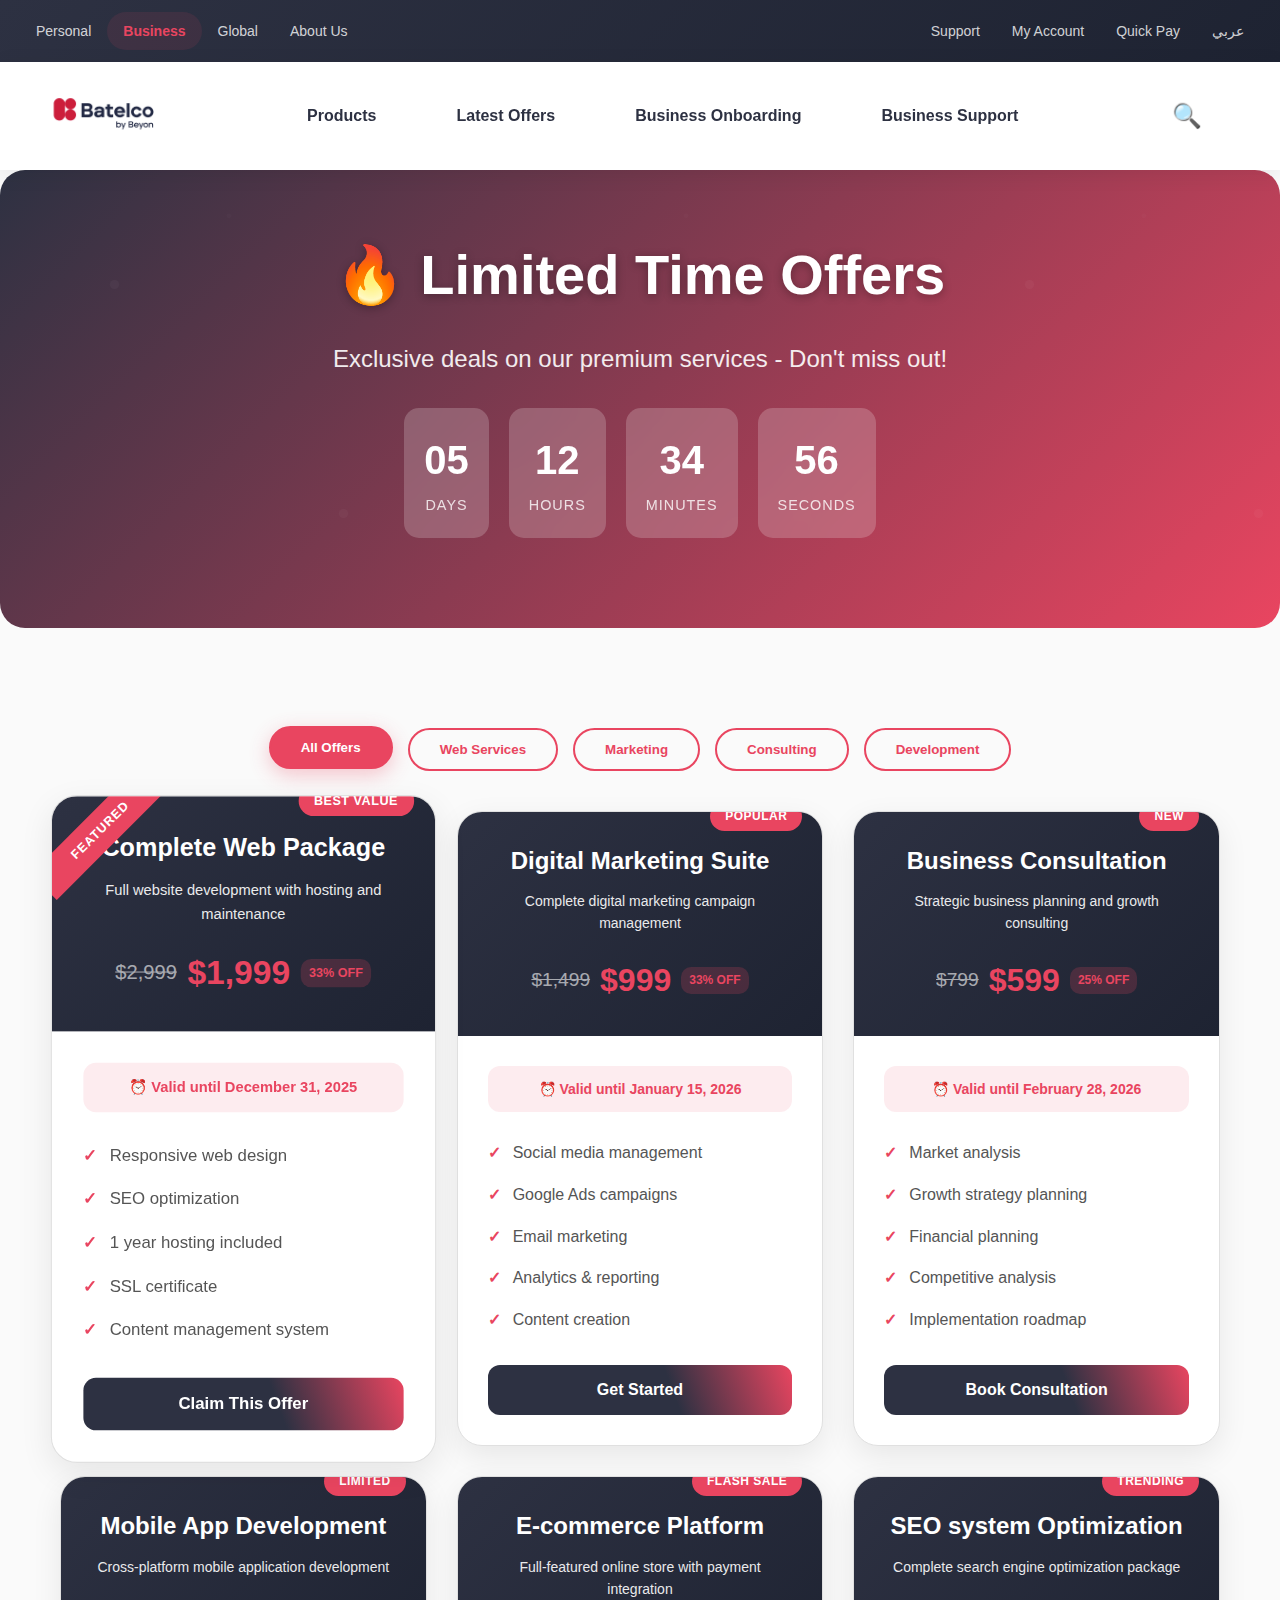
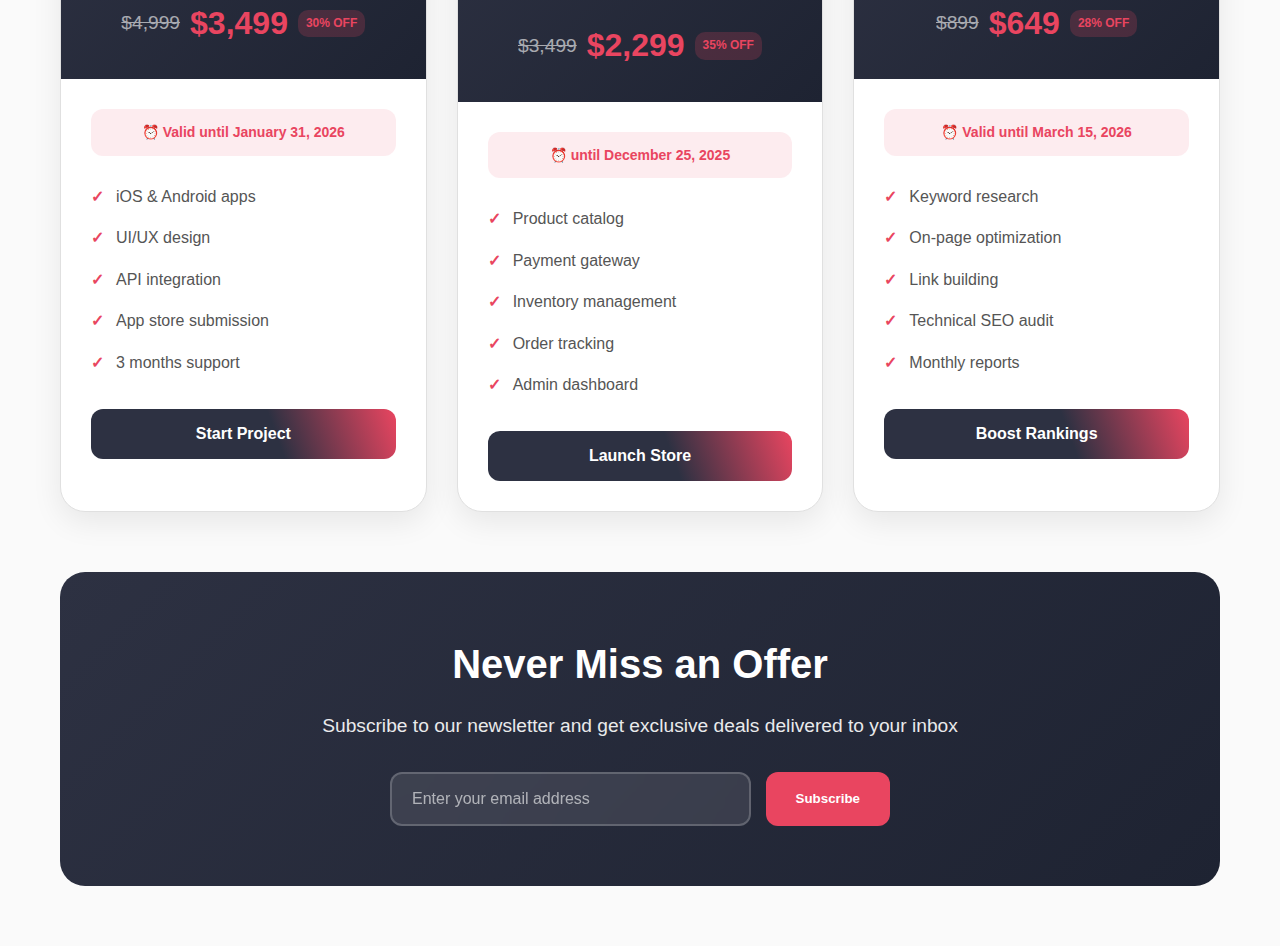
<file: latest_offers.html>
<!DOCTYPE html>
<html lang="en">

<head>
  <meta charset="UTF-8">
  <meta name="viewport" content="width=device-width, initial-scale=1.0">
  <title>Latest Offers - Premium Services</title>
  <style>
    * {
      margin: 0;
      padding: 0;
      box-sizing: border-box;
      font-family: 'Segoe UI', Tahoma, Geneva, Verdana, sans-serif;
    }

    body {
      background-color: #fafafa;
      line-height: 1.6;
    }

    /* Top navigation */
    .top-nav {
      background: linear-gradient(135deg, #2d3142 0%, #1e2332 100%);
      color: white;
      padding: 12px 0;
      display: flex;
      justify-content: space-between;
      box-shadow: 0 2px 10px rgba(0, 0, 0, 0.1);
    }

    .top-nav-links {
      display: flex;
      margin-left: 20px;
      align-items: center;
    }

    .top-nav-links a {
      color: rgba(255, 255, 255, 0.8);
      text-decoration: none;
      padding: 8px 16px;
      font-size: 14px;
      border-radius: 20px;
      transition: all 0.3s ease;
    }

    .top-nav-links a:hover {
      color: white;
      background-color: rgba(255, 255, 255, 0.1);
      transform: translateY(-1px);
    }

    .top-nav-links a.active {
      font-weight: 600;
      color: #e94560;
      background-color: rgba(233, 69, 96, 0.1);
    }

    .top-nav-utility {
      display: flex;
      margin-right: 20px;
      align-items: center;
    }

    .top-nav-utility a {
      color: rgba(255, 255, 255, 0.8);
      text-decoration: none;
      padding: 8px 16px;
      font-size: 14px;
      border-radius: 20px;
      transition: all 0.3s ease;
    }

    .top-nav-utility a:hover {
      color: white;
      background-color: rgba(255, 255, 255, 0.1);
      transform: translateY(-1px);
    }

    /* Main navigation */
    .main-nav {
      display: flex;
      align-items: center;
      justify-content: space-between;
      padding: 20px 40px;
      background: white;
      box-shadow: 0 4px 20px rgba(0, 0, 0, 0.08);
      position: sticky;
      top: 0;
      z-index: 100;
    }

    .logo {
      display: flex;
      align-items: center;
    }

    .logo img {
      height: 60px;
      transition: transform 0.3s ease;
    }

    .logo img:hover {
      transform: scale(1.05);
    }

    .main-nav-links {
      display: flex;
      align-items: center;
      gap: 40px;
    }

    .main-nav-links a {
      color: #2d3142;
      text-decoration: none;
      padding: 0px 20px;
      font-weight: 600;
      border-radius: 25px;
      transition: all 0.3s ease;
    }

    .main-nav-links a:hover {
      color: #e94560;
      background-color: rgba(233, 69, 96, 0.1);
      transform: translateY(-2px);
    }

    .main-nav-links a.active {
      color: #e94560;
      background-color: rgba(233, 69, 96, 0.1);
    }

    .search-icon {
      margin-right: 20px;
      font-size: 24px;
      cursor: pointer;
      padding: 10px 18px;
      border-radius: 50%;
      transition: all 0.3s ease;
      color: #2d3142;
    }

    .search-icon:hover {
      background-color: #f0f0f0;
      transform: scale(1.2);
    }

    /* Hero Section */
    .hero-section {
      background: linear-gradient(135deg, #2d3142 0%, #e94560 100%);
      color: white;
      padding: 80px 40px;
      text-align: center;
      position: relative;
      overflow: hidden;
    }

    .hero-section::before {
      content: '';
      position: absolute;
      top: 0;
      left: 0;
      right: 0;
      bottom: 0;
      background: url('data:image/svg+xml,<svg xmlns="http://www.w3.org/2000/svg" viewBox="0 0 100 100"><defs><pattern id="grain" width="100" height="100" patternUnits="userSpaceOnUse"><circle cx="25" cy="25" r="1" fill="rgba(255,255,255,0.1)"/><circle cx="75" cy="75" r="1" fill="rgba(255,255,255,0.1)"/><circle cx="50" cy="10" r="0.5" fill="rgba(255,255,255,0.05)"/></pattern></defs><rect width="100" height="100" fill="url(%23grain)"/></svg>');
      opacity: 0.3;
    }

    .hero-content {
      position: relative;
      z-index: 2;
      max-width: 800px;
      margin: 0 auto;
    }

    .hero-title {
      font-size: 3.5rem;
      font-weight: 700;
      margin-bottom: 20px;
      text-shadow: 0 2px 10px rgba(0, 0, 0, 0.3);
      animation: slideDown 0.8s ease;
    }

    .hero-subtitle {
      font-size: 1.3rem;
      margin-bottom: 30px;
      opacity: 0.9;
      animation: slideUp 0.8s ease 0.2s both;
    }

    .countdown-timer {
      display: flex;
      justify-content: center;
      gap: 20px;
      margin: 30px 0;
      animation: fadeIn 0.8s ease 0.4s both;
    }

    .countdown-item {
      background: rgba(255, 255, 255, 0.2);
      padding: 20px;
      border-radius: 15px;
      text-align: center;
      backdrop-filter: blur(10px);
    }

    .countdown-number {
      font-size: 2.5rem;
      font-weight: 700;
      display: block;
    }

    .countdown-label {
      font-size: 0.9rem;
      opacity: 0.8;
      text-transform: uppercase;
      letter-spacing: 1px;
    }

    /* Animations */
    @keyframes slideDown {
      from {
        transform: translateY(-50px);
        opacity: 0;
      }

      to {
        transform: translateY(0);
        opacity: 1;
      }
    }

    @keyframes slideUp {
      from {
        transform: translateY(50px);
        opacity: 0;
      }

      to {
        transform: translateY(0);
        opacity: 1;
      }
    }

    @keyframes fadeIn {
      from {
        opacity: 0;
      }

      to {
        opacity: 1;
      }
    }

    /* Main Content */
    main {
      padding: 60px 20px;
      max-width: 1200px;
      margin: 0 auto;
    }

    /* Offer Categories */
    .offer-categories {
      display: flex;
      justify-content: center;
      gap: 15px;
      margin-bottom: 40px;
      flex-wrap: wrap;
    }

    .category-btn {
      padding: 12px 30px;
      border: 2px solid #e94560;
      background: transparent;
      color: #e94560;
      font-weight: 600;
      border-radius: 25px;
      cursor: pointer;
      transition: all 0.3s ease;
      position: relative;
      overflow: hidden;
    }

    .category-btn::before {
      content: '';
      position: absolute;
      top: 0;
      left: -100%;
      width: 100%;
      height: 100%;
      background: linear-gradient(90deg, transparent, rgba(233, 69, 96, 0.1), transparent);
      transition: left 0.5s;
    }

    .category-btn:hover::before {
      left: 100%;
    }

    .category-btn:hover,
    .category-btn.active {
      background: #e94560;
      color: white;
      transform: translateY(-2px);
      box-shadow: 0 6px 20px rgba(233, 69, 96, 0.3);
    }

    /* Offers Grid */
    .offers-grid {
      display: grid;
      grid-template-columns: repeat(auto-fit, minmax(350px, 1fr));
      gap: 30px;
      margin-bottom: 60px;
    }

    .offer-card {
      background: white;
      border-radius: 25px;
      overflow: hidden;
      box-shadow: 0 10px 30px rgba(0, 0, 0, 0.08);
      transition: all 0.3s ease;
      position: relative;
      border: 1px solid #e0e0e0;
    }

    .offer-card::before {
      content: '';
      position: absolute;
      top: 0;
      left: 0;
      right: 0;
      height: 4px;
      background: linear-gradient(135deg, #e94560 0%, #ff6b8a 100%);
      transform: scaleX(0);
      transition: transform 0.3s ease;
    }

    .offer-card:hover::before {
      transform: scaleX(1);
    }

    .offer-card:hover {
      transform: translateY(-10px);
      box-shadow: 0 20px 40px rgba(0, 0, 0, 0.15);
    }
    .offer-card {
  opacity: 1;
  transition: opacity 0.3s ease, transform 0.3s ease;
}

.offer-card.hidden {
  opacity: 0;
  transform: scale(0.98);
  pointer-events: none;
}


    .offer-header {
      position: relative;
      padding: 30px;
      background: linear-gradient(135deg, #2d3142 0%, #1e2332 100%);
      color: white;
      text-align: center;
    }

    .offer-badge {
      position: absolute;
      top: -10px;
      right: 20px;
      background: #e94560;
      color: white;
      padding: 5px 15px;
      border-radius: 20px;
      font-size: 12px;
      font-weight: 600;
      text-transform: uppercase;
      letter-spacing: 0.5px;
    }

    .offer-title {
      font-size: 1.5rem;
      font-weight: 700;
      margin-bottom: 10px;
    }

    .offer-description {
      opacity: 0.9;
      font-size: 14px;
      margin-bottom: 20px;
    }

    .offer-price {
      display: flex;
      align-items: center;
      justify-content: center;
      gap: 10px;
    }

    .original-price {
      font-size: 1.2rem;
      text-decoration: line-through;
      opacity: 0.6;
    }

    .discounted-price {
      font-size: 2rem;
      font-weight: 700;
      color: #e94560;
    }

    .discount-percentage {
      background: rgba(233, 69, 96, 0.2);
      color: #e94560;
      padding: 4px 8px;
      border-radius: 10px;
      font-size: 12px;
      font-weight: 600;
    }

    .offer-content {
      padding: 30px;
    }

    .offer-features {
      list-style: none;
      margin-bottom: 25px;
    }

    .offer-features li {
      padding: 8px 0;
      color: #555;
      position: relative;
      padding-left: 25px;
    }

    .offer-features li::before {
      content: '✓';
      position: absolute;
      left: 0;
      color: #e94560;
      font-weight: bold;
    }

    .offer-validity {
      background: rgba(233, 69, 96, 0.1);
      color: #e94560;
      padding: 12px;
      border-radius: 12px;
      text-align: center;
      font-weight: 600;
      margin-bottom: 20px;
      font-size: 14px;
    }

    .offer-btn {
      width: 100%;
      background: linear-gradient(70deg, #2d3142 60%, #e94560 100%);
      color: white;
      border: none;
      padding: 16px;
      border-radius: 12px;
      font-weight: 600;
      font-size: 16px;
      cursor: pointer;
      transition: all 0.3s ease;
      position: relative;
      overflow: hidden;
    }

    .offer-btn::before {
      content: '';
      position: absolute;
      top: 0;
      left: -100%;
      width: 100%;
      height: 100%;
      background: linear-gradient(90deg, transparent, rgba(255, 255, 255, 0.2), transparent);
      transition: left 0.5s;
    }

    .offer-btn:hover::before {
      left: 100%;
    }

    .offer-btn:hover {
      transform: translateY(-2px);
      box-shadow: 0 6px 20px rgba(233, 69, 96, 0.3);
    }

    /* Featured Offer */
    .featured-offer {
      position: relative;
      transform: scale(1.05);
      z-index: 2;
    }

    .featured-offer::after {
      content: 'FEATURED';
      position: absolute;
      top: 15px;
      left: -30px;
      background: #e94560;
      color: white;
      padding: 8px 40px;
      font-size: 12px;
      font-weight: 600;
      transform: rotate(-45deg);
      letter-spacing: 1px;
    }

    /* Newsletter Section */
    .newsletter-section {
      background: linear-gradient(135deg, #2d3142 0%, #1e2332 100%);
      color: white;
      padding: 60px 40px;
      border-radius: 25px;
      text-align: center;
      margin-top: 60px;
    }

    .newsletter-title {
      font-size: 2.5rem;
      font-weight: 700;
      margin-bottom: 15px;
    }

    .newsletter-description {
      font-size: 1.2rem;
      margin-bottom: 30px;
      opacity: 0.9;
    }

    .newsletter-form {
      display: flex;
      max-width: 500px;
      margin: 0 auto;
      gap: 15px;
    }

    .newsletter-input {
      flex: 1;
      padding: 16px 20px;
      border: 2px solid rgba(255, 255, 255, 0.2);
      border-radius: 12px;
      background: rgba(255, 255, 255, 0.1);
      color: white;
      font-size: 16px;
      backdrop-filter: blur(10px);
    }

    .newsletter-input::placeholder {
      color: rgba(255, 255, 255, 0.6);
    }

    .newsletter-input:focus {
      outline: none;
      border-color: #e94560;
      box-shadow: 0 0 20px rgba(233, 69, 96, 0.3);
    }

    .newsletter-btn {
      padding: 16px 30px;
      background: #e94560;
      color: white;
      border: none;
      border-radius: 12px;
      font-weight: 600;
      cursor: pointer;
      transition: all 0.3s ease;
    }

    .newsletter-btn:hover {
      background: #d63853;
      transform: translateY(-2px);
      box-shadow: 0 6px 20px rgba(233, 69, 96, 0.4);
    }

    /* Responsive */
    @media (max-width: 768px) {
      .hero-title {
        font-size: 2.5rem;
      }

      .countdown-timer {
        flex-wrap: wrap;
        gap: 15px;
      }

      .countdown-item {
        padding: 15px;
      }

      .countdown-number {
        font-size: 2rem;
      }

      .offers-grid {
        grid-template-columns: 1fr;
      }

      .newsletter-form {
        flex-direction: column;
      }

      .main-nav {
        padding: 15px 20px;
      }

      .main-nav-links {
        gap: 20px;
      }

      .offer-categories {
        gap: 10px;
      }

      .category-btn {
        padding: 10px 20px;
        font-size: 14px;
      }
    }

    @media (max-width: 480px) {
      .top-nav {
        flex-direction: column;
        gap: 10px;
        padding: 15px;
      }

      .top-nav-links,
      .top-nav-utility {
        margin: 0;
        justify-content: center;
      }

      .hero-section {
        padding: 60px 20px;
      }

      .hero-title {
        font-size: 2rem;
      }

      .newsletter-section {
        padding: 40px 20px;
      }

      .newsletter-title {
        font-size: 2rem;
      }
    }
  </style>
   <link rel="stylesheet" href="/styles.css" />
  <link href="https://fonts.googleapis.com/css2?family=Cairo&display=swap" rel="stylesheet">
</head>

<body>
 <body>
  <!-- Top Navigation -->
  <nav class="top-nav">
    <div class="top-nav-links">
      <a href="#" data-i18n="personal">Personal</a>
      <a href="#" class="active" data-i18n="business">Business</a>
      <a href="#" data-i18n="global">Global</a>
      <a href="#" data-i18n="about">About Us</a>
    </div>
    <div class="top-nav-utility">
      <a href="#" data-i18n="support">Support</a>
      <a href="#" data-i18n="account">My Account</a>
      <a href="#" data-i18n="quickpay">Quick Pay</a>
      <a href="#" id="lang-btn" onclick="toggleLanguage(); return false;">عربي</a>

    </div>
  </nav>

  <!-- Main Navigation -->
  <nav class="main-nav">
    <div class="logo">
       <a href="landing_page.html" id="productsTab"><img src="images/batelco_logo.png" alt="Batelco Logo" /></a>  
      </div>
    <div class="main-nav-links">
      <div class="dropdown-container">
        <a href="products.html" id="productsTab" data-i18n="products">Products</a>
        <div id="productDropdown" class="dropdown hidden">
          <ul id="families" class="dropdown-families"></ul>
          <div id="subItems" class="dropdown-subitems"></div>
        </div>
      </div>
      <a href="#" data-i18n="latest_offers">Latest Offers</a>
      <a href="business_onboarding.html" data-i18n="onboarding">Business Onboarding</a>
      <a href="#" data-i18n="business_support">Business Support</a>
    </div>
    <div class="search-icon" id="searchIcon">🔍</div>
  </nav>
  <!-- Hero Section with Countdown -->
  <section class="hero-section">
    <div class="hero-content">
      <h1 class="hero-title">🔥 Limited Time Offers</h1>
      <p class="hero-subtitle">Exclusive deals on our premium services - Don't miss out!</p>

      <div class="countdown-timer">
        <div class="countdown-item">
          <span class="countdown-number" id="days">05</span>
          <span class="countdown-label">Days</span>
        </div>
        <div class="countdown-item">
          <span class="countdown-number" id="hours">12</span>
          <span class="countdown-label">Hours</span>
        </div>
        <div class="countdown-item">
          <span class="countdown-number" id="minutes">34</span>
          <span class="countdown-label">Minutes</span>
        </div>
        <div class="countdown-item">
          <span class="countdown-number" id="seconds">56</span>
          <span class="countdown-label">Seconds</span>
        </div>
      </div>
    </div>
  </section>

  <!-- Main Content -->
  <main>
    <!-- Offer Categories -->
    <div class="offer-categories">
      <button class="category-btn active" data-category="all">All Offers</button>
      <button class="category-btn" data-category="web">Web Services</button>
      <button class="category-btn" data-category="marketing">Marketing</button>
      <button class="category-btn" data-category="consulting">Consulting</button>
      <button class="category-btn" data-category="development">Development</button>
    </div>

    <!-- Offers Grid -->
    <div class="offers-grid">
      <!-- Featured Offer -->
      <div class="offer-card featured-offer" data-category="web">
        <div class="offer-header">
          <div class="offer-badge">Best Value</div>
          <h3 class="offer-title">Complete Web Package</h3>
          <p class="offer-description">Full website development with hosting and maintenance</p>
          <div class="offer-price">
            <span class="original-price">$2,999</span>
            <span class="discounted-price">$1,999</span>
            <span class="discount-percentage">33% OFF</span>
          </div>
        </div>
        <div class="offer-content">
          <div class="offer-validity">⏰ Valid until December 31, 2025</div>
          <ul class="offer-features">
            <li>Responsive web design</li>
            <li>SEO optimization</li>
            <li>1 year hosting included</li>
            <li>SSL certificate</li>
            <li>Content management system</li>
          </ul>
          <button class="offer-btn">Claim This Offer</button>
        </div>
      </div>

      <!-- Regular Offers -->
      <div class="offer-card" data-category="marketing">
        <div class="offer-header">
          <div class="offer-badge">Popular</div>
          <h3 class="offer-title">Digital Marketing Suite</h3>
          <p class="offer-description">Complete digital marketing campaign management</p>
          <div class="offer-price">
            <span class="original-price">$1,499</span>
            <span class="discounted-price">$999</span>
            <span class="discount-percentage">33% OFF</span>
          </div>
        </div>
        <div class="offer-content">
          <div class="offer-validity">⏰ Valid until January 15, 2026</div>
          <ul class="offer-features">
            <li>Social media management</li>
            <li>Google Ads campaigns</li>
            <li>Email marketing</li>
            <li>Analytics & reporting</li>
            <li>Content creation</li>
          </ul>
          <button class="offer-btn">Get Started</button>
        </div>
      </div>

      <div class="offer-card" data-category="consulting">
        <div class="offer-header">
          <div class="offer-badge">New</div>
          <h3 class="offer-title">Business Consultation</h3>
          <p class="offer-description">Strategic business planning and growth consulting</p>
          <div class="offer-price">
            <span class="original-price">$799</span>
            <span class="discounted-price">$599</span>
            <span class="discount-percentage">25% OFF</span>
          </div>
        </div>
        <div class="offer-content">
          <div class="offer-validity">⏰ Valid until February 28, 2026</div>
          <ul class="offer-features">
            <li>Market analysis</li>
            <li>Growth strategy planning</li>
            <li>Financial planning</li>
            <li>Competitive analysis</li>
            <li>Implementation roadmap</li>
          </ul>
          <button class="offer-btn">Book Consultation</button>
        </div>
      </div>

      <div class="offer-card" data-category="development">
        <div class="offer-header">
          <div class="offer-badge">Limited</div>
          <h3 class="offer-title">Mobile App Development</h3>
          <p class="offer-description">Cross-platform mobile application development</p>
          <div class="offer-price">
            <span class="original-price">$4,999</span>
            <span class="discounted-price">$3,499</span>
            <span class="discount-percentage">30% OFF</span>
          </div>
        </div>
        <div class="offer-content">
          <div class="offer-validity">⏰ Valid until January 31, 2026</div>
          <ul class="offer-features">
            <li>iOS & Android apps</li>
            <li>UI/UX design</li>
            <li>API integration</li>
            <li>App store submission</li>
            <li>3 months support</li>
          </ul>
          <button class="offer-btn">Start Project</button>
        </div>
      </div>

      <div class="offer-card" data-category="web">
        <div class="offer-header">
          <div class="offer-badge">Flash Sale</div>
          <h3 class="offer-title">E-commerce Platform</h3>
          <p class="offer-description">Full-featured online store with payment integration</p>
          <div class="offer-price">
            <span class="original-price">$3,499</span>
            <span class="discounted-price">$2,299</span>
            <span class="discount-percentage">35% OFF</span>
          </div>
        </div>
        <div class="offer-content">
          <div class="offer-validity">⏰ until December 25, 2025</div>
          <ul class="offer-features">
            <li>Product catalog</li>
            <li>Payment gateway</li>
            <li>Inventory management</li>
            <li>Order tracking</li>
            <li>Admin dashboard</li>
          </ul>
          <button class="offer-btn">Launch Store</button>
        </div>
      </div>

      <div class="offer-card" data-category="marketing">
        <div class="offer-header">
          <div class="offer-badge">Trending</div>
          <h3 class="offer-title">SEO system Optimization</h3>
          <p class="offer-description">Complete search engine optimization package</p>
          <div class="offer-price">
            <span class="original-price">$899</span>
            <span class="discounted-price">$649</span>
            <span class="discount-percentage">28% OFF</span>
          </div>
        </div>
        <div class="offer-content">
          <div class="offer-validity">⏰ Valid until March 15, 2026</div>
          <ul class="offer-features">
            <li>Keyword research</li>
            <li>On-page optimization</li>
            <li>Link building</li>
            <li>Technical SEO audit</li>
            <li>Monthly reports</li>
          </ul>
          <button class="offer-btn">Boost Rankings</button>
        </div>
      </div>
    </div>

    <!-- Newsletter Section -->
    <section class="newsletter-section">
      <h2 class="newsletter-title">Never Miss an Offer</h2>
      <p class="newsletter-description">Subscribe to our newsletter and get exclusive deals delivered to your inbox</p>
      <form class="newsletter-form">
        <input type="email" class="newsletter-input" placeholder="Enter your email address" required>
        <button type="submit" class="newsletter-btn">Subscribe</button>
      </form>
    </section>
  </main>

<script>
  // Countdown Timer
  function updateCountdown() {
    const targetDate = new Date('2026-01-01T00:00:00');
    const now = new Date();
    const timeDiff = targetDate - now;

    if (timeDiff > 0) {
      const days = Math.floor(timeDiff / (1000 * 60 * 60 * 24));
      const hours = Math.floor((timeDiff % (1000 * 60 * 60 * 24)) / (1000 * 60 * 60));
      const minutes = Math.floor((timeDiff % (1000 * 60 * 60)) / (1000 * 60));
      const seconds = Math.floor((timeDiff % (1000 * 60)) / 1000);

      document.getElementById('days').textContent = days.toString().padStart(2, '0');
      document.getElementById('hours').textContent = hours.toString().padStart(2, '0');
      document.getElementById('minutes').textContent = minutes.toString().padStart(2, '0');
      document.getElementById('seconds').textContent = seconds.toString().padStart(2, '0');
    }
  }

  setInterval(updateCountdown, 1000);
  updateCountdown();

  // Category Filter
  const categoryButtons = document.querySelectorAll('.category-btn');
  const offerCards = document.querySelectorAll('.offer-card');

  categoryButtons.forEach(button => {
    button.addEventListener('click', () => {
      categoryButtons.forEach(btn => btn.classList.remove('active'));
      button.classList.add('active');

      const category = button.getAttribute('data-category');

      offerCards.forEach(card => {
        const match = category === 'all' || card.getAttribute('data-category') === category;
        card.classList.toggle('hidden', !match);
      });
    });
  });

  // Ensure correct display on load
  window.addEventListener('DOMContentLoaded', () => {
    document.querySelector('.category-btn.active')?.click();
  });
</script>

</body>
</html>
</file>
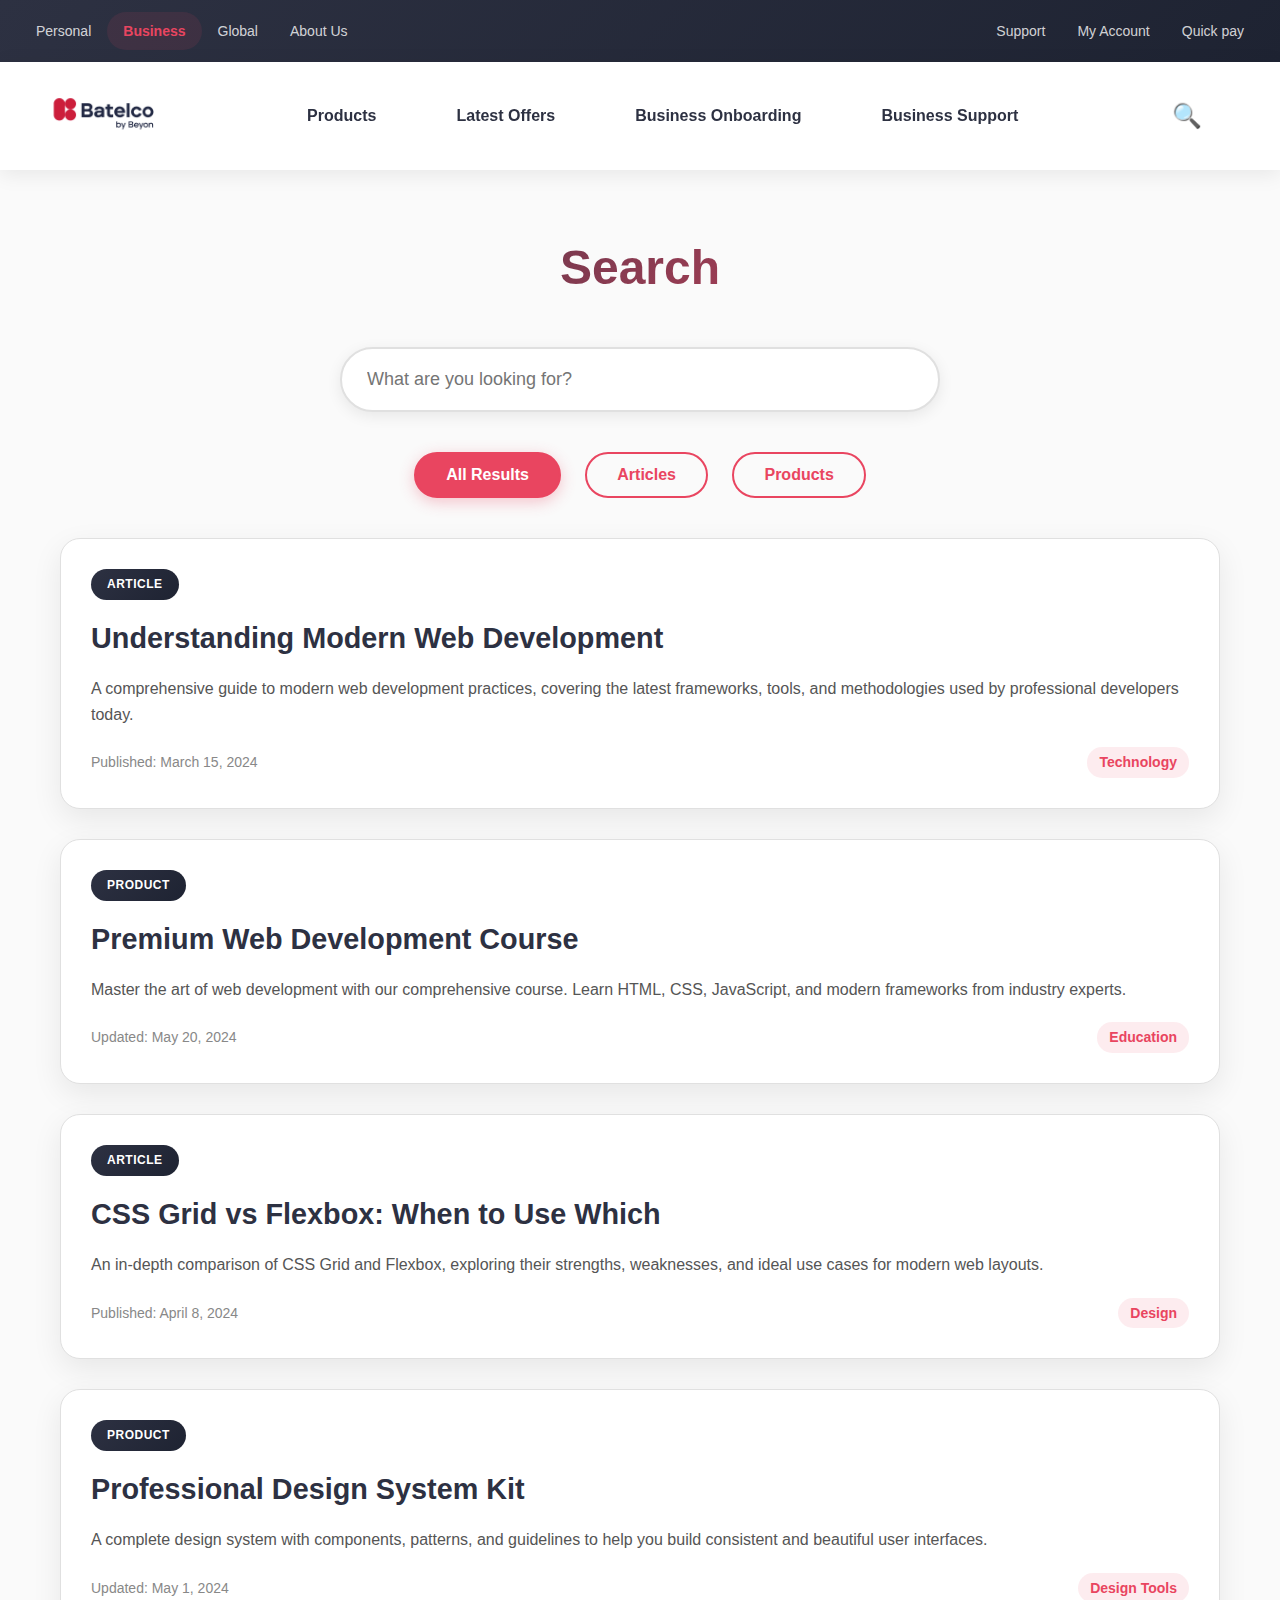
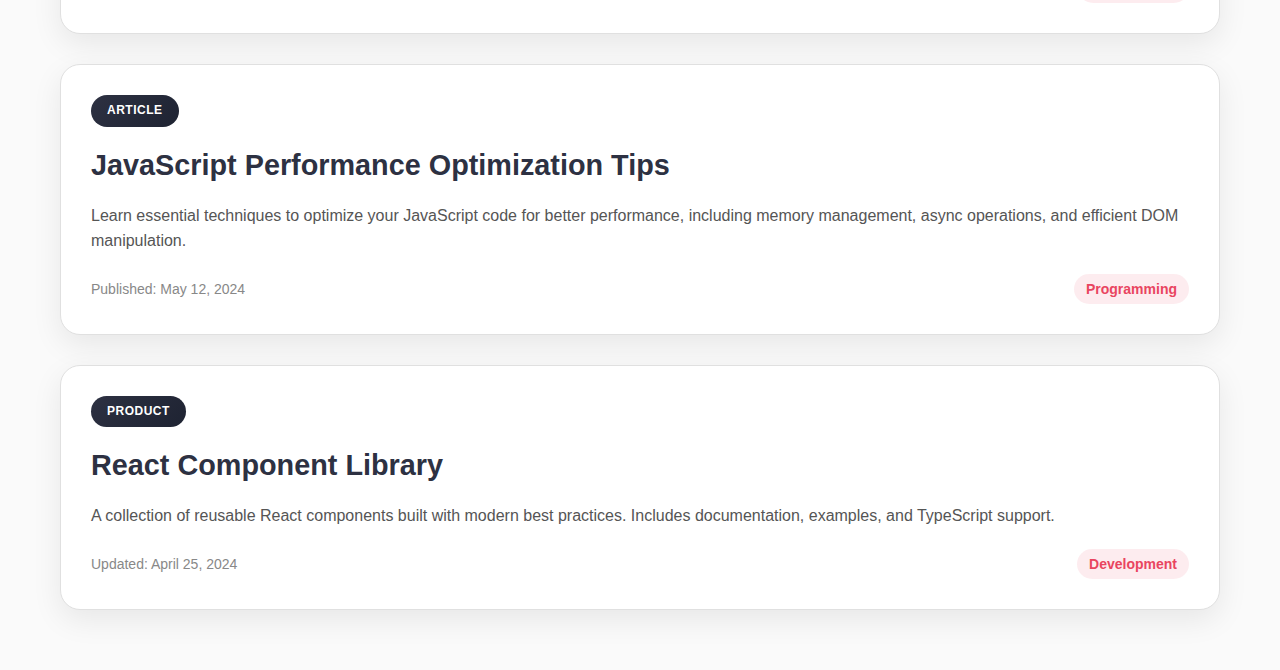
<file: search.html>
<!DOCTYPE html>
<html lang="en">
  <head>
    <meta charset="UTF-8" />
    <meta name="viewport" content="width=device-width, initial-scale=1.0" />
    <title>Batelco Business Services</title>
    <link rel="stylesheet" href="/styles.css" />
  </head>

  <body>
    <!-- Top Navigation -->
    <nav class="top-nav">
      <div class="top-nav-links">
        <a href="#">Personal</a>
        <a href="#" class="active">Business</a>
        <a href="#">Global</a>
        <a href="#">About Us</a>
      </div>
      <div class="top-nav-utility">
        <a href="#">Support</a>
        <a href="#">My Account</a>
        <a href="#">Quick pay</a>
      </div>
    </nav>

    <!-- Main Navigation -->
    <nav class="main-nav">
      <div class="logo">
         <a href="landing_page.html" id="productsTab"><img src="images/batelco_logo.png" alt="Batelco Logo" /></a> 
      </div>
      <div class="main-nav-links">
        <div class="dropdown-container">
          <a href="products.html" id="productsTab">Products</a>
          <div id="productDropdown" class="dropdown hidden">
            <ul id="families" class="dropdown-families"></ul>
            <div id="subItems" class="dropdown-subitems"></div>
          </div>
        </div>
        <a href="latest_offers.html" data-i18n="latest_offers">Latest Offers</a>
        <a href="business_onboarding.html">Business Onboarding</a>
        <a href="#">Business Support</a>
      </div>
      <div class="search-icon" id="searchIcon">🔍</div>
    </nav>

    <!-- Main Content -->
    <main>
      <h1 class="page-title">Search</h1>

      <!-- Search Bar -->
      <div class="search-bar">
        <input
          type="text"
          class="search-input"
          placeholder="What are you looking for?"
          id="searchInput"
        />
      </div>

      <!-- Filter Buttons -->
      <div class="filter-buttons">
        <button class="filter-btn active" data-filter="all">All Results</button>
        <button class="filter-btn" data-filter="articles">Articles</button>
        <button class="filter-btn" data-filter="products">Products</button>
      </div>

      <!-- Search Results -->
      <div class="search-results" id="searchResults">
        <!-- Article Results -->
        <div class="result-item" data-type="articles">
          <span class="result-type">Article</span>
          <h2 class="result-title">Understanding Modern Web Development</h2>
          <p class="result-description">
            A comprehensive guide to modern web development practices, covering
            the latest frameworks, tools, and methodologies used by professional
            developers today.
          </p>
          <div class="result-meta">
            <span class="result-date">Published: March 15, 2024</span>
            <span class="result-category">Technology</span>
          </div>
        </div>

        <div class="result-item" data-type="products">
          <span class="result-type">Product</span>
          <h2 class="result-title">Premium Web Development Course</h2>
          <p class="result-description">
            Master the art of web development with our comprehensive course.
            Learn HTML, CSS, JavaScript, and modern frameworks from industry
            experts.
          </p>
          <div class="result-meta">
            <span class="result-date">Updated: May 20, 2024</span>
            <span class="result-category">Education</span>
          </div>
        </div>

        <div class="result-item" data-type="articles">
          <span class="result-type">Article</span>
          <h2 class="result-title">CSS Grid vs Flexbox: When to Use Which</h2>
          <p class="result-description">
            An in-depth comparison of CSS Grid and Flexbox, exploring their
            strengths, weaknesses, and ideal use cases for modern web layouts.
          </p>
          <div class="result-meta">
            <span class="result-date">Published: April 8, 2024</span>
            <span class="result-category">Design</span>
          </div>
        </div>

        <div class="result-item" data-type="products">
          <span class="result-type">Product</span>
          <h2 class="result-title">Professional Design System Kit</h2>
          <p class="result-description">
            A complete design system with components, patterns, and guidelines
            to help you build consistent and beautiful user interfaces.
          </p>
          <div class="result-meta">
            <span class="result-date">Updated: May 1, 2024</span>
            <span class="result-category">Design Tools</span>
          </div>
        </div>

        <div class="result-item" data-type="articles">
          <span class="result-type">Article</span>
          <h2 class="result-title">JavaScript Performance Optimization Tips</h2>
          <p class="result-description">
            Learn essential techniques to optimize your JavaScript code for
            better performance, including memory management, async operations,
            and efficient DOM manipulation.
          </p>
          <div class="result-meta">
            <span class="result-date">Published: May 12, 2024</span>
            <span class="result-category">Programming</span>
          </div>
        </div>

        <div class="result-item" data-type="products">
          <span class="result-type">Product</span>
          <h2 class="result-title">React Component Library</h2>
          <p class="result-description">
            A collection of reusable React components built with modern best
            practices. Includes documentation, examples, and TypeScript support.
          </p>
          <div class="result-meta">
            <span class="result-date">Updated: April 25, 2024</span>
            <span class="result-category">Development</span>
          </div>
        </div>
      </div>

      <!-- No Results Message -->
      <div class="no-results hidden" id="noResults">
        <p>No results found. Try adjusting your search terms or filters.</p>
      </div>
    </main>

    <script>
      document
        .getElementById('searchIcon')
        .addEventListener('click', function () {
          window.location.href = 'search.html'
        })

      // Filter functionality
      const filterBtns = document.querySelectorAll('.filter-btn')
      const resultItems = document.querySelectorAll('.result-item')
      const noResults = document.getElementById('noResults')
      const searchInput = document.getElementById('searchInput')

      // Filter button click handler
      filterBtns.forEach((btn) => {
        btn.addEventListener('click', () => {
          // Remove active class from all buttons
          filterBtns.forEach((b) => b.classList.remove('active'))
          // Add active class to clicked button
          btn.classList.add('active')

          const filter = btn.getAttribute('data-filter')
          filterResults(filter)
        })
      })

      // Filter results function
      function filterResults(filter) {
        let visibleCount = 0

        resultItems.forEach((item) => {
          const itemType = item.getAttribute('data-type')

          if (filter === 'all' || itemType === filter) {
            item.classList.remove('hidden')
            visibleCount++
          } else {
            item.classList.add('hidden')
          }
        })

        // Show/hide no results message
        if (visibleCount === 0) {
          noResults.classList.remove('hidden')
        } else {
          noResults.classList.add('hidden')
        }
      }

      // Search functionality
      searchInput.addEventListener('input', (e) => {
        const searchTerm = e.target.value.toLowerCase()
        let visibleCount = 0

        resultItems.forEach((item) => {
          const title = item
            .querySelector('.result-title')
            .textContent.toLowerCase()
          const description = item
            .querySelector('.result-description')
            .textContent.toLowerCase()
          const category = item
            .querySelector('.result-category')
            .textContent.toLowerCase()

          if (
            title.includes(searchTerm) ||
            description.includes(searchTerm) ||
            category.includes(searchTerm)
          ) {
            item.classList.remove('hidden')
            visibleCount++
          } else {
            item.classList.add('hidden')
          }
        })

        // Show/hide no results message
        if (visibleCount === 0 && searchTerm !== '') {
          noResults.classList.remove('hidden')
        } else {
          noResults.classList.add('hidden')
        }

        // Reset filter buttons when searching
        if (searchTerm !== '') {
          filterBtns.forEach((btn) => btn.classList.remove('active'))
          filterBtns[0].classList.add('active') // Activate "All Results"
        }
      })

      // Add hover effects to result titles
      document.querySelectorAll('.result-title').forEach((title) => {
        title.addEventListener('click', () => {
          // You can add navigation logic here
          console.log('Navigate to:', title.textContent)
        })
      })
    </script>
  </body>
</html>
</file>
<file: styles.css>
* {
  margin: 0;
  padding: 0;
  box-sizing: border-box;
  font-family: 'Segoe UI', Tahoma, Geneva, Verdana, sans-serif;
}

body {
  background-color: #fafafa;
  line-height: 1.6;
}

html[dir="rtl"] .dropdown {
  text-align: right;
}

html[dir="ltr"] .dropdown {
  text-align: left;
}

html[dir="rtl"] #productDropdown {
  right: 0;
  left: auto;
}

html[dir="ltr"] #productDropdown {
  left: 0;
  right: auto;
}

/* Top navigation */
.top-nav {
  background: linear-gradient(135deg, #2d3142 0%, #1e2332 100%);
  color: white;
  padding: 12px 0;
  display: flex;
  justify-content: space-between;
  box-shadow: 0 2px 10px rgba(0, 0, 0, 0.1);
}

.top-nav-links {
  display: flex;
  margin-left: 20px;
  align-items: center;
}

.top-nav-links a {
  color: rgba(255, 255, 255, 0.8);
  text-decoration: none;
  padding: 8px 16px;
  font-size: 14px;
  border-radius: 20px;
  transition: all 0.3s ease;
  position: relative;
}

.top-nav-links a:hover {
  color: white;
  background-color: rgba(255, 255, 255, 0.1);
  transform: translateY(-1px);
}

.top-nav-links a.active {
  font-weight: 600;
  color: #e94560;
  background-color: rgba(233, 69, 96, 0.1);
}

.top-nav-utility {
  display: flex;
  margin-right: 20px;
  align-items: center;
}

.top-nav-utility a {
  color: rgba(255, 255, 255, 0.8);
  text-decoration: none;
  padding: 8px 16px;
  font-size: 14px;
  border-radius: 20px;
  transition: all 0.3s ease;
}

.top-nav-utility a:hover {
  color: white;
  background-color: rgba(255, 255, 255, 0.1);
  transform: translateY(-1px);
}

/* RTL support */
html[dir="rtl"] {
  direction: rtl;
  text-align: right;
}

html[dir="ltr"] {
  direction: ltr;
  text-align: left;
}
.logo {
  display: flex;
  align-items: center;
}

.logo img {
  height: 60px;
  transition: transform 0.3s ease;
}

.logo img:hover {
  transform: scale(1.05);
}

.logo span {
  color: #777;
  font-size: 12px;
  margin-left: 5px;
}

/* Main navigation */
.main-nav {
  display: flex;
  align-items: center;
  justify-content: space-between;
  padding: 20px 40px;
  background: white;
  box-shadow: 0 4px 20px rgba(0, 0, 0, 0.08);
  position: sticky;
  top: 0;
  z-index: 100;
}



.main-nav-links {
  display: flex;
  align-items: center;
  gap: 40px; /* Increase spacing between tabs */
}

.dropdown {
  margin-top: 10px; /* space between tab and dropdown */
}

.main-nav-links a {
  color: #2d3142;
  text-decoration: none;
  padding: 0px 20px;
  font-weight: 600;
  border-radius: 25px;
  transition: all 0.3s ease;
  position: relative;
}

.main-nav-links a:hover {
  color: #e94560;
  background-color: rgba(233, 69, 96, 0.1);
  transform: translateY(-2px);
}

.search-icon {
  margin-right: 20px;
  font-size: 24px;
  cursor: pointer;
  padding: 10px 18px 10px 18px;
  border-radius: 80%;
  transition: all 0.3s ease;
  color: #2d3142;
}

.search-icon:hover {
  background-color: #f0f0f0;
  transform: scale(1.2);
}

/* Main Content */
main {
  padding: 60px 20px;
  max-width: 1200px;
  margin: 0 auto;
}

.page-title {
  font-size: 3rem;
  color: #2d3142;
  margin-bottom: 40px;
  font-weight: 700;
  background: linear-gradient(135deg, #2d3142 0%, #e94560 100%);
  -webkit-background-clip: text;
  -webkit-text-fill-color: transparent;
  background-clip: text;
  text-align: center;
}

.nav-btn {
  background: linear-gradient(70deg, #2d3142 60%, #e94560 100%);
  color: white;
  border: none;
  padding: 16px 40px;
  border-radius: 30px;
  cursor: pointer;
  font-weight: 600;
  font-size: 18px;
  transition: all 0.3s ease;
  box-shadow: 0 6px 20px rgba(233, 69, 96, 0.3);
  position: relative;
  overflow: hidden;
}

.nav-btn::before {
  content: '';
  position: absolute;
  top: 0;
  left: -100%;
  width: 100%;
  height: 100%;
  background: linear-gradient(90deg,
      transparent,
      rgba(255, 255, 255, 0.2),
      transparent);
  transition: left 0.5s;
}

.nav-btn:hover::before {
  left: 100%;
}

.nav-btn:hover {
  transform: translateY(-3px);
  box-shadow: 0 8px 25px rgba(233, 69, 96, 0.4);
}

.nav-btn:active {
  transform: translateY(-1px);
}

/* Dropdown Navigation Styles */

.dropdown-container {
  position: relative;
}

.dropdown {
  position: absolute;
  top: 40px;
  left: 0;
  background: white;
  color: #333;
  box-shadow: 0 4px 8px rgba(0, 0, 0, 0.2);
  border-radius: 5px;
  width: 600px;
  display: flex;
  padding: 20px;
  gap: 20px;
  z-index: 100;
}

.dropdown.hidden {
  display: none;
}

.dropdown-families,
.dropdown-subitems {
  list-style: none;
  padding: 0;
  margin: 0;
  width: 50%;
}

.dropdown-item,
.subitem {
  padding: 10px;
  cursor: pointer;
  display: flex;
  align-items: center;
  gap: 10px;
  border-radius: 4px;
}

.dropdown-item:hover,
.subitem:hover {
  background-color: #f0f0f0;
}

/* Quiz Modal */
.quiz-modal {
  position: fixed;
  inset: 0;
  background: rgba(0, 0, 0, 0.7);
  backdrop-filter: blur(5px);
  display: flex;
  align-items: center;
  justify-content: center;
  z-index: 1000;
  animation: fadeIn 0.3s ease;
}

@keyframes fadeIn {
  from {
    opacity: 0;
  }

  to {
    opacity: 1;
  }
}

.quiz-content {
  background: white;
  padding: 40px;
  border-radius: 20px;
  width: 90%;
  max-width: 600px;
  color: #2d3142;
  text-align: center;
  box-shadow: 0 20px 60px rgba(0, 0, 0, 0.2);
  animation: slideIn 0.3s ease;
  position: relative;
}

@keyframes slideIn {
  from {
    transform: translateY(-50px);
    opacity: 0;
  }

  to {
    transform: translateY(0);
    opacity: 1;
  }
}

#quizTitle {
  font-size: 2rem;
  margin-bottom: 30px;
  color: #2d3142;
  font-weight: 700;
}

#quizBody p {
  font-size: 1.2rem;
  margin-bottom: 30px;
  color: #555;
  font-weight: 500;
}

.quiz-option {
  padding: 16px 20px;
  margin: 10px 0;
  cursor: pointer;
  border: 2px solid transparent;
  border-radius: 15px;
  background: linear-gradient(135deg, #2d3142 0%, #1e2332 100%);
  color: white;
  font-weight: 600;
  font-size: 16px;
  transition: all 0.3s ease;
  position: relative;
  overflow: hidden;
}

.quiz-option::before {
  content: '';
  position: absolute;
  top: 0;
  left: -100%;
  width: 100%;
  height: 100%;
  background: linear-gradient(90deg,
      transparent,
      rgba(255, 255, 255, 0.1),
      transparent);
  transition: left 0.5s;
}

.quiz-option:hover::before {
  left: 100%;
}

.quiz-option:hover {
  transform: translateY(-2px);
  box-shadow: 0 6px 20px rgba(45, 49, 66, 0.3);
  border-color: #e94560;
}

.quiz-option:active {
  transform: translateY(0);
}

/* Recommendations */
.recommendations {
  margin-top: 40px;
  padding: 30px;
  background: white;
  border-radius: 20px;
  text-align: left;
  display: inline-block;
  box-shadow: 0 10px 30px rgba(0, 0, 0, 0.1);
  border: 1px solid #e0e0e0;
  animation: slideUp 0.5s ease;
}

@keyframes slideUp {
  from {
    transform: translateY(30px);
    opacity: 0;
  }

  to {
    transform: translateY(0);
    opacity: 1;
  }
}

.recommendations h3 {
  color: #2d3142;
  font-size: 1.5rem;
  margin-bottom: 20px;
  font-weight: 700;
  text-align: center;
  padding-bottom: 15px;
  border-bottom: 2px solid #e94560;
}

.recommendation {
  padding: 15px 20px;
  background: linear-gradient(135deg, #e94560 0%, #ff6b8a 100%);
  color: white;
  border-radius: 12px;
  margin-bottom: 12px;
  font-weight: 600;
  font-size: 16px;
  transition: all 0.3s ease;
  cursor: pointer;
  position: relative;
  overflow: hidden;
}

.recommendation::before {
  content: '';
  position: absolute;
  top: 0;
  left: -100%;
  width: 100%;
  height: 100%;
  background: linear-gradient(90deg,
      transparent,
      rgba(255, 255, 255, 0.2),
      transparent);
  transition: left 0.5s;
}

.recommendation:hover::before {
  left: 100%;
}

.recommendation:hover {
  transform: translateX(5px);
  box-shadow: 0 5px 15px rgba(233, 69, 96, 0.3);
}

.recommendation:last-child {
  margin-bottom: 0;
}

/* View More Button */
.view-more-btn {
  background: linear-gradient(70deg, #2d3142 60%, #e94560 100%);
  color: white;
  border: none;
  padding: 12px 30px;
  border-radius: 25px;
  cursor: pointer;
  font-weight: 600;
  font-size: 16px;
  transition: all 0.3s ease;
  box-shadow: 0 4px 15px rgba(45, 49, 66, 0.2);
  margin-top: 20px;
  text-decoration: none;
  display: inline-block;

}

.view-more-btn:hover {
  transform: translateY(-2px);
  box-shadow: 0 6px 20px rgba(45, 49, 66, 0.3);
}

/* Utility Classes */
.hidden {
  display: none !important;
}

.text-center {
  text-align: center;
}

.banner-slider {
  position: relative;
  height: 400px;
  overflow: hidden;
  color: white;
}

.slide {
  position: absolute;
  top: 0;
  left: 0;
  width: 100%;
  height: 100%;
  background-size: cover;
  background-position: center;
  opacity: 0;
  transition: opacity 1s ease-in-out;
}

.slide.active {
  opacity: 1;
  z-index: 1;
}




.banner-content {
  position: absolute;
  top: 50%;
  left: 50%;
  transform: translate(-50%, -50%);
  z-index: 2;
  text-align: center;
}

.banner-content h1 {
  font-size: 2.5rem;
  margin-bottom: 10px;
}

.banner-content p {
  font-size: 1.2rem;
  margin-bottom: 20px;
}

.banner-button {
  padding: 12px 30px;
  background: linear-gradient(70deg, #2d3142 60%, #e94560 100%);
  color: white;
  font-size: 16px;
  font-weight: 600;
  border-radius: 25px;
  border: none;
  cursor: pointer;
  text-decoration: none;
  display: inline-block;
  transition: all 0.3s ease;
  box-shadow: 0 6px 20px rgba(233, 69, 96, 0.3);
  position: relative;
  overflow: hidden;
}

.banner-button::before {
  content: '';
  position: absolute;
  top: 0;
  left: -100%;
  width: 100%;
  height: 100%;
  background: linear-gradient(90deg,
      transparent,
      rgba(255, 255, 255, 0.2),
      transparent);
  transition: left 0.5s;
}

.banner-button:hover::before {
  left: 100%;
}

.banner-button:hover {
  transform: translateY(-2px);
  box-shadow: 0 8px 25px rgba(233, 69, 96, 0.4);
}

.sister-companies-section {
  text-align: center;
  padding: 50px 20px;


}


.description-top {
  font-size: 1.8rem;
  font-weight: 800;
  color: #e94560;
}

.description-bottom {
  font-size: 1.5rem;
  font-weight: 700;
  color: #213446;
}



.sister-companies {
  display: flex;
  justify-content: center;
  align-items: center;
  gap: 40px;
  flex-wrap: wrap;
  padding: 30px 0;
}

.sister-companies img {
  height: 60px;
  transition: transform 0.3s ease, filter 0.3s ease;
  filter: grayscale(100%);
  opacity: 0.85;
}

.sister-companies img:hover {
  transform: scale(1.05);
  filter: none;
  opacity: 1;
}


.dots {
  position: absolute;
  bottom: 20px;
  width: 100%;
  text-align: center;
  z-index: 2;
}

.dot {
  height: 12px;
  width: 12px;
  margin: 0 5px;
  background-color: #bbb;
  border-radius: 50%;
  display: inline-block;
  cursor: pointer;
  transition: background-color 0.3s;
}

.dot.active {
  background-color: #ff4d4d;
}

/* Services section */
.services {
  padding: 60px 20px;
  display: flex;
  flex-wrap: wrap;
  justify-content: center;
  gap: 40px;
  max-width: 1200px;
  margin: 0 auto;
}

.service-card {
  width: calc(50% - 20px);
  min-width: 400px;
  background: white;
  border-radius: 25px;
  border: 1px solid #e0e0e0;
  padding: 30px;
  display: flex;
  align-items: center;
  box-shadow: 0 10px 30px rgba(0, 0, 0, 0.08);
  position: relative;
  overflow: hidden;
  transition: all 0.3s ease;
}

.service-card::before {
  content: '';
  position: absolute;
  top: 0;
  left: 0;
  right: 0;
  height: 4px;
  background: linear-gradient(135deg, #e94560 0%, #ff6b8a 100%);
  transform: scaleX(0);
  transition: transform 0.3s ease;
}

.service-card:hover::before {
  transform: scaleX(1);
}

.service-card:hover {
  box-shadow: 0 15px 40px rgba(0, 0, 0, 0.15);
}

.service-icon {
  width: 120px;
  height: 120px;
  background: linear-gradient(135deg, #2d3142 0%, #1e2332 100%);
  border-radius: 50%;
  display: flex;
  justify-content: center;
  align-items: center;
  margin-right: 30px;
  flex-shrink: 0;
}

.service-icon img {
  width: 60px;
  height: 60px;
}

.service-content h2 {
  color: #e94560;
  margin-bottom: 15px;
  font-size: 1.5rem;
  font-weight: 700;
}

.service-content p {
  color: #555;
  margin-bottom: 20px;
  line-height: 1.6;
  font-size: 16px;
}

/* Make sure this exists or update accordingly */
main.text-center {
  display: flex;
  flex-direction: column;
  align-items: center;
  gap: 20px;
  /* adds consistent spacing between title, button, and recommendations */
  padding: 60px 20px;
}

/* Extra spacing above recommendations */
#recommendations {
  margin-top: 30px;
}

@media (max-width: 480px) {
  .top-nav {
    flex-direction: column;
    gap: 10px;
    padding: 15px;
  }

  .top-nav-links,
  .top-nav-utility {
    margin: 0;
    justify-content: center;
  }

  .page-title {
    font-size: 1.8rem;
  }

  .nav-btn {
    padding: 14px 30px;
    font-size: 16px;
  }
}

/* Dropdown Navigation Styles */

.dropdown-container {
  position: relative;
}

.dropdown {
  position: absolute;
  top: 100%;
  /* ✅ no vertical gap */
  left: 0;
  background: white;
  color: #333;
  box-shadow: 0 4px 8px rgba(0, 0, 0, 0.2);
  border-radius: 5px;
  width: 600px;
  display: flex;
  padding: 20px;
  gap: 20px;
  z-index: 100;
  pointer-events: auto;
  /* ✅ ensures hover works */
}

.dropdown.hidden {
  display: none;
}

.dropdown-families,
.dropdown-subitems {
  list-style: none;
  padding: 0;
  margin: 0;
  width: 50%;
}

.dropdown-item,
.subitem {
  padding: 10px;
  cursor: pointer;
  display: flex;
  align-items: center;
  gap: 10px;
  border-radius: 4px;
}

.dropdown-item:hover,
.subitem:hover {
  background-color: #f0f0f0;
}

.filter-buttons {
  text-align: center;
  margin: 20px 0;
}

.filter-buttons button {
  padding: 10px 20px;
  margin: 0 10px;
  cursor: pointer;
  border: none;
  background-color: transparent;
  color: #e94560;
  font-size: 16px;
  border-radius: 6px;
  transition: background-color 0.3s, transform 0.2s;
}

/* Hover Effect Like .top-nav-links a:hover */
.filter-buttons button:hover {
  color: rgb(221, 196, 196);
  background-color: rgba(255, 255, 255, 0.1);
  transform: translateY(-1px);
}

/* Active Button Styling Like .top-nav-links a.active */
.filter-buttons button.active {
  font-weight: 600;
  color: #e94560;
  background-color: rgba(233, 69, 96, 0.1);
}

.hidden {
  opacity: 0;
  visibility: hidden;
  pointer-events: none;
  transition: opacity 0.3s ease, visibility 0.3s ease;
  height: 0;
  margin: 0;
  padding: 0;
  overflow: hidden;
}

/* ANIMATED CHAT SUPPORT BUTTON */
.chat-support {
  position: fixed;
  bottom: 30px;
  right: 30px;
  width: 80px;
  height: 80px;
  cursor: pointer;
  z-index: 1000;
  animation: basma-bounce 4s infinite;
}

.chat-support:hover {
  transform: scale(1.1);
}

.chat-support img {
  width: 100%;
  height: 100%;
  border-radius: 50%;
  box-shadow: 0 4px 20px rgba(230, 0, 18, 0.3);
  animation: basma-pulse 2s infinite;
}

/* Pulsing animation */
@keyframes basma-pulse {
  0% {
    box-shadow: 0 4px 20px rgba(230, 0, 18, 0.3);
    transform: scale(1);
  }

  50% {
    box-shadow: 0 4px 30px rgba(230, 0, 18, 0.6);
    transform: scale(1.05);
  }

  100% {
    box-shadow: 0 4px 20px rgba(230, 0, 18, 0.3);
    transform: scale(1);
  }
}

/* Rotating glow ring */
.chat-support::before {
  content: '';
  position: absolute;
  top: -5px;
  left: -5px;
  right: -5px;
  bottom: -5px;
  border-radius: 50%;
  background: linear-gradient(45deg, #e94560, #e60012, #e94560);
  /* background: linear-gradient(70deg, #2d3142 30%, #e60012 100%); */
  z-index: -1;
  animation: basma-glow 3s linear infinite;
  opacity: 0.7;
}

@keyframes basma-glow {
  0% {
    transform: rotate(0deg) scale(1);
    opacity: 0.7;
  }

  50% {
    transform: rotate(180deg) scale(1.1);
    opacity: 0.9;
  }

  100% {
    transform: rotate(360deg) scale(1);
    opacity: 0.7;
  }
}

/* Gentle bounce effect */
@keyframes basma-bounce {

  0%,
  90%,
  100% {
    transform: translateY(0);
  }

  95% {
    transform: translateY(-8px);
  }
}

/* Notification dot */
/* .chat-support::after {
  content: '';
  position: absolute;
  top: 8px;
  right: 8px;
  width: 12px;
  height: 12px;
  background-color: #00ff00;
  border-radius: 50%;
  border: 2px solid white;
  animation: basma-notification 1.5s infinite;
} */

@keyframes basma-notification {

  0%,
  100% {
    opacity: 1;
    transform: scale(1);
  }

  50% {
    opacity: 0.3;
    transform: scale(1.2);
  }
}

.search-bar {
  display: flex;
  justify-content: center;
  margin-bottom: 40px;
}

.search-input {
  width: 100%;
  max-width: 600px;
  padding: 20px 25px;
  border: 2px solid #e0e0e0;
  border-radius: 50px;
  font-size: 18px;
  outline: none;
  transition: all 0.3s ease;
  background: white;
  box-shadow: 0 4px 15px rgba(0, 0, 0, 0.08);
}

.search-input:focus {
  border-color: #e94560;
  box-shadow: 0 6px 25px rgba(233, 69, 96, 0.2);
}

/* Filter buttons */
.filter-buttons {
  text-align: center;
  margin: 20px 0 40px 0;
}

.filter-buttons button {
  padding: 12px 30px;
  margin: 0 10px;
  cursor: pointer;
  border: 2px solid #e94560;
  background-color: transparent;
  color: #e94560;
  font-size: 16px;
  font-weight: 600;
  border-radius: 25px;
  transition: all 0.3s ease;
  position: relative;
  overflow: hidden;
}

.filter-buttons button::before {
  content: '';
  position: absolute;
  top: 0;
  left: -100%;
  width: 100%;
  height: 100%;
  background: linear-gradient(90deg,
      transparent,
      rgba(233, 69, 96, 0.1),
      transparent);
  transition: left 0.5s;
}

.filter-buttons button:hover::before {
  left: 100%;
}

.filter-buttons button:hover {
  color: white;
  background-color: #e94560;
  transform: translateY(-2px);
  box-shadow: 0 6px 20px rgba(233, 69, 96, 0.3);
}

.filter-buttons button.active {
  color: white;
  background-color: #e94560;
  box-shadow: 0 4px 15px rgba(233, 69, 96, 0.3);
}

/* Search results */
.search-results {
  display: grid;
  gap: 30px;
}

.result-item {
  background: white;
  border-radius: 20px;
  padding: 30px;
  box-shadow: 0 10px 30px rgba(0, 0, 0, 0.08);
  border: 1px solid #e0e0e0;
  transition: all 0.3s ease;
  position: relative;
  overflow: hidden;
}

.result-item::before {
  content: '';
  position: absolute;
  top: 0;
  left: 0;
  right: 0;
  height: 4px;
  background: linear-gradient(135deg, #e94560 0%, #ff6b8a 100%);
  transform: scaleX(0);
  transition: transform 0.3s ease;
}

.result-item:hover::before {
  transform: scaleX(1);
}

.result-item:hover {
  box-shadow: 0 15px 40px rgba(0, 0, 0, 0.15);
  transform: translateY(-5px);
}

.result-type {
  display: inline-block;
  padding: 6px 16px;
  background: linear-gradient(135deg, #2d3142 0%, #1e2332 100%);
  color: white;
  font-size: 12px;
  font-weight: 600;
  border-radius: 20px;
  margin-bottom: 15px;
  text-transform: uppercase;
  letter-spacing: 0.5px;
}

.result-title {
  font-size: 1.8rem;
  color: #2d3142;
  margin-bottom: 15px;
  font-weight: 700;
  cursor: pointer;
  transition: color 0.3s ease;
}

.result-title:hover {
  color: #e94560;
}

.result-description {
  color: #555;
  font-size: 16px;
  line-height: 1.6;
  margin-bottom: 20px;
}

.result-meta {
  display: flex;
  justify-content: space-between;
  align-items: center;
  color: #888;
  font-size: 14px;
}

.result-date {
  font-weight: 500;
}

.result-category {
  background: rgba(233, 69, 96, 0.1);
  color: #e94560;
  padding: 4px 12px;
  border-radius: 15px;
  font-weight: 600;
}

.no-results {
  text-align: center;
  padding: 60px 20px;
  color: #888;
  font-size: 18px;
}

/* Tab Navigation Styles */
.tab-navigation {
  display: flex;
  justify-content: center;
  margin: 40px 0 20px 0;
  background: white;
  border-radius: 50px;
  padding: 8px;
  box-shadow: 0 4px 20px rgba(0, 0, 0, 0.08);
  max-width: 800px;
  margin-left: auto;
  margin-right: auto;
}

.tab-btn {
  flex: 1;
  padding: 16px 24px;
  border: none;
  background: transparent;
  color: #2d3142;
  font-weight: 600;
  font-size: 16px;
  border-radius: 40px;
  cursor: pointer;
  transition: all 0.3s ease;
  position: relative;
  overflow: hidden;
}

.tab-btn::before {
  content: '';
  position: absolute;
  top: 0;
  left: -100%;
  width: 100%;
  height: 100%;
  background: linear-gradient(90deg,
      transparent,
      rgba(233, 69, 96, 0.1),
      transparent);
  transition: left 0.5s;
}

.tab-btn:hover::before {
  left: 100%;
}

.tab-btn:hover {
  color: #e94560;
  transform: translateY(-2px);
}

.tab-btn.active {
  background: linear-gradient(70deg, #2d3142 60%, #e94560 100%);
  color: white;
  box-shadow: 0 4px 15px rgba(233, 69, 96, 0.3);
}

/* Tab Content Styles */
.tab-content {
  background: white;
  border-radius: 25px;
  padding: 40px;
  margin: 20px 0;
  box-shadow: 0 10px 30px rgba(0, 0, 0, 0.08);
  border: 1px solid #e0e0e0;
  min-height: 500px;
  animation: fadeIn 0.5s ease;
}

@keyframes fadeIn {
  from {
    opacity: 0;
    transform: translateY(20px);
  }

  to {
    opacity: 1;
    transform: translateY(0);
  }
}

.tab-pane {
  display: none;
}

.tab-pane.active {
  display: block;
}

/* Hero Section */
.hero-section {
  background: linear-gradient(135deg, #2d3142 0%, #e94560 100%);
  color: white;
  padding: 60px 40px;
  border-radius: 25px;
  margin-bottom: 40px;
  text-align: center;
  position: relative;
  overflow: hidden;
}

.hero-section::before {
  content: '';
  position: absolute;
  top: 0;
  left: 0;
  right: 0;
  bottom: 0;
  background: url('data:image/svg+xml,<svg xmlns="http://www.w3.org/2000/svg" viewBox="0 0 100 100"><defs><pattern id="grain" width="100" height="100" patternUnits="userSpaceOnUse"><circle cx="25" cy="25" r="1" fill="rgba(255,255,255,0.1)"/><circle cx="75" cy="75" r="1" fill="rgba(255,255,255,0.1)"/><circle cx="50" cy="10" r="0.5" fill="rgba(255,255,255,0.05)"/></pattern></defs><rect width="100" height="100" fill="url(%23grain)"/></svg>');
  opacity: 0.3;
}

.hero-content {
  position: relative;
  z-index: 2;
}

.hero-title {
  font-size: 3.5rem;
  font-weight: 700;
  margin-bottom: 20px;
  text-shadow: 0 2px 10px rgba(0, 0, 0, 0.3);
}

.hero-subtitle {
  font-size: 1.5rem;
  font-weight: 400;
  margin-bottom: 30px;
  opacity: 0.9;
}

.hero-description {
  font-size: 1.2rem;
  line-height: 1.6;
  max-width: 800px;
  margin: 0 auto;
  opacity: 0.9;
}

/* Content Sections */
.content-section h2 {
  color: #2d3142;
  font-size: 2rem;
  margin-bottom: 25px;
  font-weight: 700;
  position: relative;
  padding-bottom: 15px;
}

.content-section h2::after {
  content: '';
  position: absolute;
  bottom: 0;
  left: 0;
  width: 60px;
  height: 4px;
  background: linear-gradient(135deg, #e94560 0%, #ff6b8a 100%);
  border-radius: 2px;
}

.content-section p {
  color: #555;
  font-size: 16px;
  line-height: 1.8;
  margin-bottom: 20px;
}

/* Use Cases Grid */
.use-cases-grid {
  display: grid;
  grid-template-columns: repeat(auto-fit, minmax(300px, 1fr));
  gap: 25px;
  margin-top: 30px;
}

.use-case-card {
  background: linear-gradient(135deg, #f8f9fa 0%, #e9ecef 100%);
  padding: 25px;
  border-radius: 20px;
  border-left: 5px solid #e94560;
  transition: all 0.3s ease;
  position: relative;
  overflow: hidden;
}

.use-case-card::before {
  content: '';
  position: absolute;
  top: 0;
  left: -100%;
  width: 100%;
  height: 100%;
  background: linear-gradient(90deg,
      transparent,
      rgba(233, 69, 96, 0.05),
      transparent);
  transition: left 0.5s;
}

.use-case-card:hover::before {
  left: 100%;
}

.use-case-card:hover {
  transform: translateX(10px);
  box-shadow: 0 8px 25px rgba(0, 0, 0, 0.1);
}

.use-case-card h3 {
  color: #2d3142;
  font-size: 1.3rem;
  font-weight: 700;
  margin-bottom: 15px;
}

.use-case-card p {
  color: #666;
  font-size: 15px;
  margin: 0;
}

/* FAQ Styles */
.faq-item {
  background: white;
  border: 2px solid #f0f0f0;
  border-radius: 15px;
  margin-bottom: 15px;
  overflow: hidden;
  transition: all 0.3s ease;
}

.faq-item:hover {
  border-color: #e94560;
  box-shadow: 0 4px 15px rgba(233, 69, 96, 0.1);
}

.faq-question {
  padding: 20px 25px;
  background: #f8f9fa;
  cursor: pointer;
  font-weight: 600;
  color: #2d3142;
  position: relative;
  transition: all 0.3s ease;
}

.faq-question:hover {
  background: rgba(233, 69, 96, 0.05);
  color: #e94560;
}

.faq-question::after {
  content: '+';
  position: absolute;
  right: 25px;
  top: 50%;
  transform: translateY(-50%);
  font-size: 24px;
  font-weight: 300;
  transition: transform 0.3s ease;
}

.faq-item.active .faq-question::after {
  transform: translateY(-50%) rotate(45deg);
}

.faq-answer {
  padding: 0 25px;
  max-height: 0;
  overflow: hidden;
  transition: all 0.3s ease;
  background: white;
}

.faq-item.active .faq-answer {
  padding: 20px 25px;
  max-height: 200px;
}

.faq-answer p {
  color: #666;
  line-height: 1.6;
  margin: 0;
}

/* Responsive */
@media (max-width: 768px) {
  .hero-title {
    font-size: 2.5rem;
  }

  .hero-subtitle {
    font-size: 1.2rem;
  }

  .tab-navigation {
    flex-direction: column;
    border-radius: 20px;
  }

  .tab-btn {
    border-radius: 15px;
    margin-bottom: 5px;
  }

  .use-cases-grid {
    grid-template-columns: 1fr;
  }

  .tab-content {
    padding: 25px;
  }
}

/* Success Stories */
.success-story {
  background: linear-gradient(135deg, #2d3142 0%, #1e2332 100%);
  color: white;
  padding: 30px;
  border-radius: 20px;
  margin-bottom: 25px;
  position: relative;
  overflow: hidden;
}

.success-story::before {
  content: '"';
  position: absolute;
  top: -10px;
  left: 20px;
  font-size: 80px;
  color: rgba(233, 69, 96, 0.3);
  font-family: serif;
}

.success-story h3 {
  font-size: 1.4rem;
  margin-bottom: 15px;
  color: #e94560;
  font-weight: 700;
}

.success-story p {
  color: rgba(255, 255, 255, 0.9);
  line-height: 1.6;
  margin-bottom: 15px;
}

.success-story .client {
  color: rgba(255, 255, 255, 0.7);
  font-style: italic;
  font-size: 14px;
}

/* Success Stories Layout */
.success-content {
  display: flex;
  gap: 30px;
  margin-top: 30px;
  align-items: flex-start;
}

.success-images {
  flex: 0 0 400px;
  min-width: 300px;
}

.success-stories-text {
  flex: 1;
}

/* Image Carousel */
.image-carousel {
  position: relative;
  border-radius: 15px;
  overflow: hidden;
  box-shadow: 0 10px 30px rgba(0, 0, 0, 0.1);
  padding: 5px;
}

.carousel-track {
  position: relative;
  width: 100%;
  height: 250px;
  border-radius: 10px;
  overflow: hidden;
}

.carousel-slide {
  position: absolute;
  top: 0;
  left: 0;
  width: 100%;
  height: 100%;
  opacity: 0;
  transition: opacity 0.8s ease-in-out;
}

.carousel-slide.active {
  opacity: 1;
}

.carousel-slide img {
  width: 100%;
  height: 100%;
  object-fit: cover;
  border-radius: 10px;
}

.carousel-indicators {
  position: absolute;
  bottom: 15px;
  left: 50%;
  transform: translateX(-50%);
  display: flex;
  gap: 8px;
}

.indicator {
  width: 8px;
  height: 8px;
  border-radius: 50%;
  background: rgba(255, 255, 255, 0.5);
  cursor: pointer;
  transition: all 0.3s ease;
}

.indicator.active {
  background: white;
  transform: scale(1.2);
}

.success-story .story-layout {
  display: flex;
  gap: 25px;
  align-items: flex-start;
}

.success-story .success-images {
  flex: 0 0 300px;
}

.success-story .story-text {
  flex: 1;
}

@media (max-width: 768px) {
  .success-story .story-layout {
    flex-direction: column;
  }

  .success-story .success-images {
    width: 100%;
  }
}
</file>
